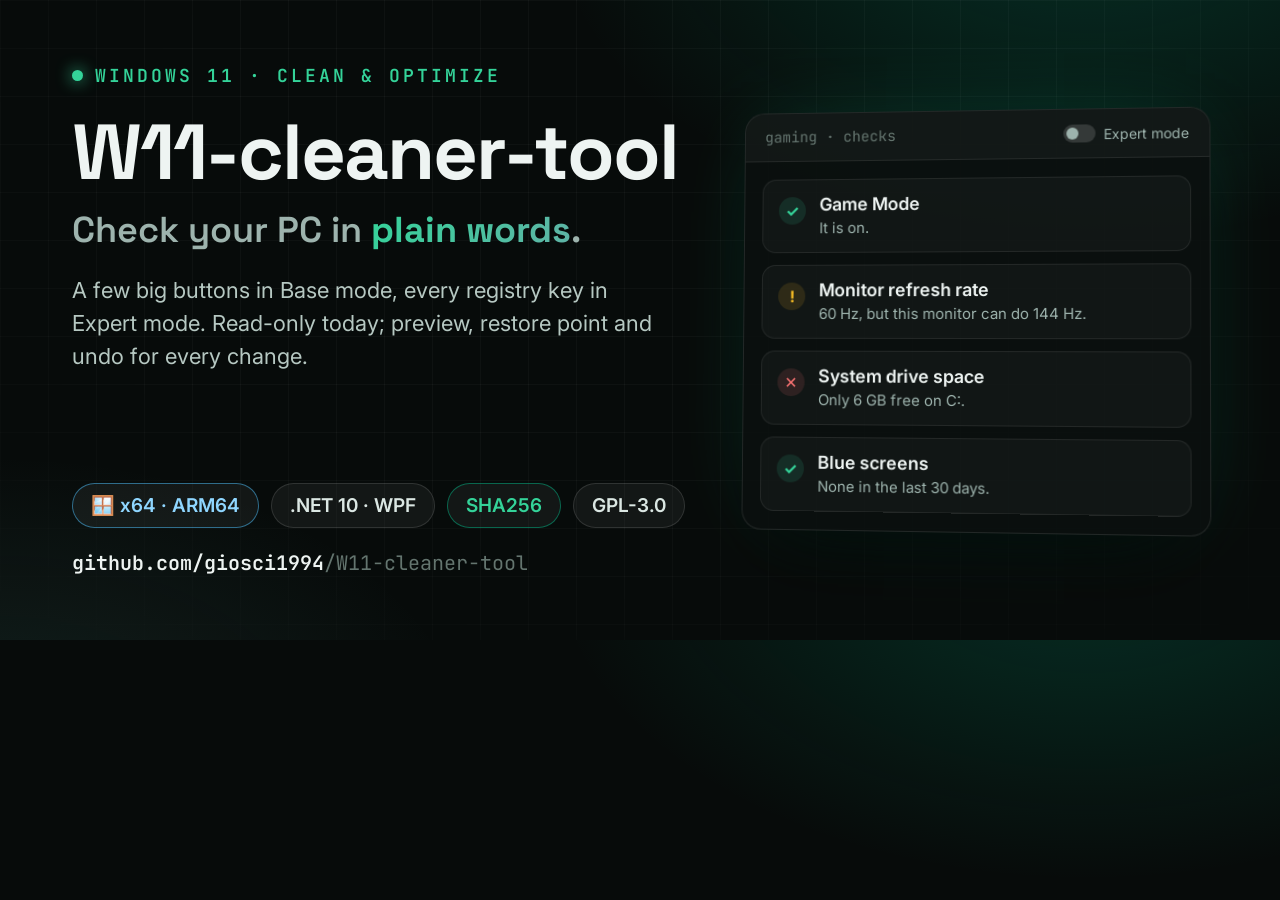
<file: docs/social-preview.html>
<!doctype html>
<!-- Source of docs/social-preview.png (1280x640), the GitHub social preview.
     Regenerate (Firefox, any OS):
       firefox --headless --window-size=1280,640 --screenshot social-preview.png social-preview.html
     Same design system as the other projects (Arborae palette, Space Grotesk / Inter / JetBrains Mono). -->
<html lang="en">

<head>
  <meta charset="utf-8" />
  <link rel="preconnect" href="https://fonts.googleapis.com">
  <link rel="preconnect" href="https://fonts.gstatic.com" crossorigin>
  <link
    href="https://fonts.googleapis.com/css2?family=Space+Grotesk:wght@500;600;700&family=Inter:wght@400;500;600&family=JetBrains+Mono:wght@400;600&display=swap"
    rel="stylesheet">
  <style>
    * { margin: 0; padding: 0; box-sizing: border-box; }

    html, body { width: 1280px; height: 640px; overflow: hidden; }

    body {
      font-family: "Inter", "Segoe UI", system-ui, sans-serif;
      color: #eef4f2;
      background:
        radial-gradient(900px 560px at 85% -15%, rgba(0, 181, 133, 0.22), transparent 60%),
        radial-gradient(800px 520px at 0% 120%, rgba(95, 179, 166, 0.14), transparent 60%),
        #070b0a;
      position: relative;
    }

    body::before {
      content: "";
      position: absolute; inset: 0;
      background-image:
        linear-gradient(rgba(255, 255, 255, 0.03) 1px, transparent 1px),
        linear-gradient(90deg, rgba(255, 255, 255, 0.03) 1px, transparent 1px);
      background-size: 48px 48px;
      mask-image: radial-gradient(1000px 620px at 50% 30%, #000 50%, transparent 100%);
    }

    .wrap {
      position: relative;
      height: 100%;
      padding: 64px 72px;
      display: grid;
      grid-template-columns: 1fr 470px;
      gap: 48px;
    }

    .left { display: flex; flex-direction: column; }

    .kicker {
      display: inline-flex; align-items: center; gap: 12px;
      font-family: "JetBrains Mono", Consolas, monospace;
      font-size: 18px; font-weight: 600;
      letter-spacing: 3px; text-transform: uppercase;
      color: #34d399;
    }
    .kicker .dot { width: 11px; height: 11px; border-radius: 50%; background: #34d399; box-shadow: 0 0 16px #34d399; }

    h1 {
      margin-top: 26px;
      font-family: "Space Grotesk", "Segoe UI", sans-serif;
      font-size: 78px; font-weight: 700;
      line-height: 1; letter-spacing: -2px;
    }

    .sub {
      margin-top: 18px;
      font-family: "Space Grotesk", "Segoe UI", sans-serif;
      font-size: 36px; font-weight: 600;
      color: #9db3ad; line-height: 1.2;
    }
    .sub b {
      background: linear-gradient(120deg, #34d399, #5fb3a6);
      -webkit-background-clip: text; background-clip: text; color: transparent;
    }

    .desc {
      margin-top: 22px;
      max-width: 600px;
      font-size: 22px; line-height: 1.5;
      color: #b6c8c2;
    }

    .bottom { margin-top: auto; }

    .badges { display: flex; gap: 12px; flex-wrap: wrap; }
    .badge {
      padding: 10px 18px;
      font-size: 19px; font-weight: 600;
      border-radius: 999px;
      background: rgba(255, 255, 255, 0.05);
      border: 1px solid rgba(255, 255, 255, 0.12);
      color: #dbe7e3;
    }
    .badge.win { border-color: rgba(76, 194, 255, 0.5); color: #8fd6ff; }
    .badge.green { border-color: rgba(0, 181, 133, 0.5); color: #34d399; }

    .repo {
      margin-top: 22px;
      font-family: "JetBrains Mono", Consolas, monospace;
      font-size: 20px; color: #64756f;
    }
    .repo b { color: #eef4f2; font-weight: 600; }

    /* App mock-up */
    .right { display: flex; align-items: center; }

    .window {
      width: 100%;
      background: rgba(10, 16, 15, 0.92);
      border: 1px solid rgba(255, 255, 255, 0.1);
      border-radius: 20px;
      overflow: hidden;
      box-shadow: 0 40px 80px -24px rgba(0, 0, 0, 0.7), 0 0 90px -30px rgba(0, 181, 133, 0.35);
      transform: perspective(1400px) rotateY(-6deg) rotateX(2deg);
    }

    .bar {
      display: flex; justify-content: space-between; align-items: center;
      padding: 14px 20px;
      background: rgba(255, 255, 255, 0.03);
      border-bottom: 1px solid rgba(255, 255, 255, 0.08);
      font-family: "JetBrains Mono", Consolas, monospace;
      font-size: 15px; color: #64756f;
    }

    .switch { display: inline-flex; align-items: center; gap: 8px; font-family: "Inter", sans-serif; font-size: 14px; color: #9db3ad; }
    .switch i { width: 32px; height: 18px; border-radius: 999px; background: rgba(255, 255, 255, 0.14); position: relative; }
    .switch i::after { content: ""; position: absolute; top: 3px; left: 3px; width: 12px; height: 12px; border-radius: 50%; background: #9db3ad; }

    .list { padding: 18px; display: flex; flex-direction: column; gap: 12px; }

    .res {
      display: grid; grid-template-columns: 30px 1fr; gap: 12px; align-items: start;
      padding: 14px 16px;
      border-radius: 14px;
      background: rgba(255, 255, 255, 0.03);
      border: 1px solid rgba(255, 255, 255, 0.08);
    }
    .res .g {
      width: 28px; height: 28px; border-radius: 50%;
      display: grid; place-items: center;
      font-size: 16px; font-weight: 700;
    }
    .ok .g { color: #34d399; background: rgba(52, 211, 153, 0.12); }
    .warn .g { color: #fbbf24; background: rgba(251, 191, 36, 0.12); }
    .bad .g { color: #f87171; background: rgba(248, 113, 113, 0.12); }
    .res b { display: block; font-size: 18px; font-weight: 600; color: #eef4f2; }
    .res span { display: block; margin-top: 3px; font-size: 15px; line-height: 1.4; color: #9db3ad; }
  </style>
</head>

<body>
  <div class="wrap">
    <div class="left">
      <span class="kicker"><span class="dot"></span> Windows 11 · Clean &amp; optimize</span>
      <h1>W11-cleaner-tool</h1>
      <div class="sub">Check your PC in <b>plain words</b>.</div>
      <div class="desc">
        A few big buttons in Base mode, every registry key in Expert mode.
        Read-only today; preview, restore point and undo for every change.
      </div>

      <div class="bottom">
        <div class="badges">
          <span class="badge win">🪟 x64 · ARM64</span>
          <span class="badge">.NET 10 · WPF</span>
          <span class="badge green">SHA256</span>
          <span class="badge">GPL-3.0</span>
        </div>
        <div class="repo"><b>github.com/giosci1994</b>/W11-cleaner-tool</div>
      </div>
    </div>

    <div class="right">
      <div class="window">
        <div class="bar">
          <span>gaming · checks</span>
          <span class="switch"><i></i>Expert mode</span>
        </div>
        <div class="list">
          <div class="res ok"><span class="g">✓</span>
            <div><b>Game Mode</b><span>It is on.</span></div>
          </div>
          <div class="res warn"><span class="g">!</span>
            <div><b>Monitor refresh rate</b><span>60 Hz, but this monitor can do 144 Hz.</span></div>
          </div>
          <div class="res bad"><span class="g">✕</span>
            <div><b>System drive space</b><span>Only 6 GB free on C:.</span></div>
          </div>
          <div class="res ok"><span class="g">✓</span>
            <div><b>Blue screens</b><span>None in the last 30 days.</span></div>
          </div>
        </div>
      </div>
    </div>
  </div>
</body>

</html>
</file>
